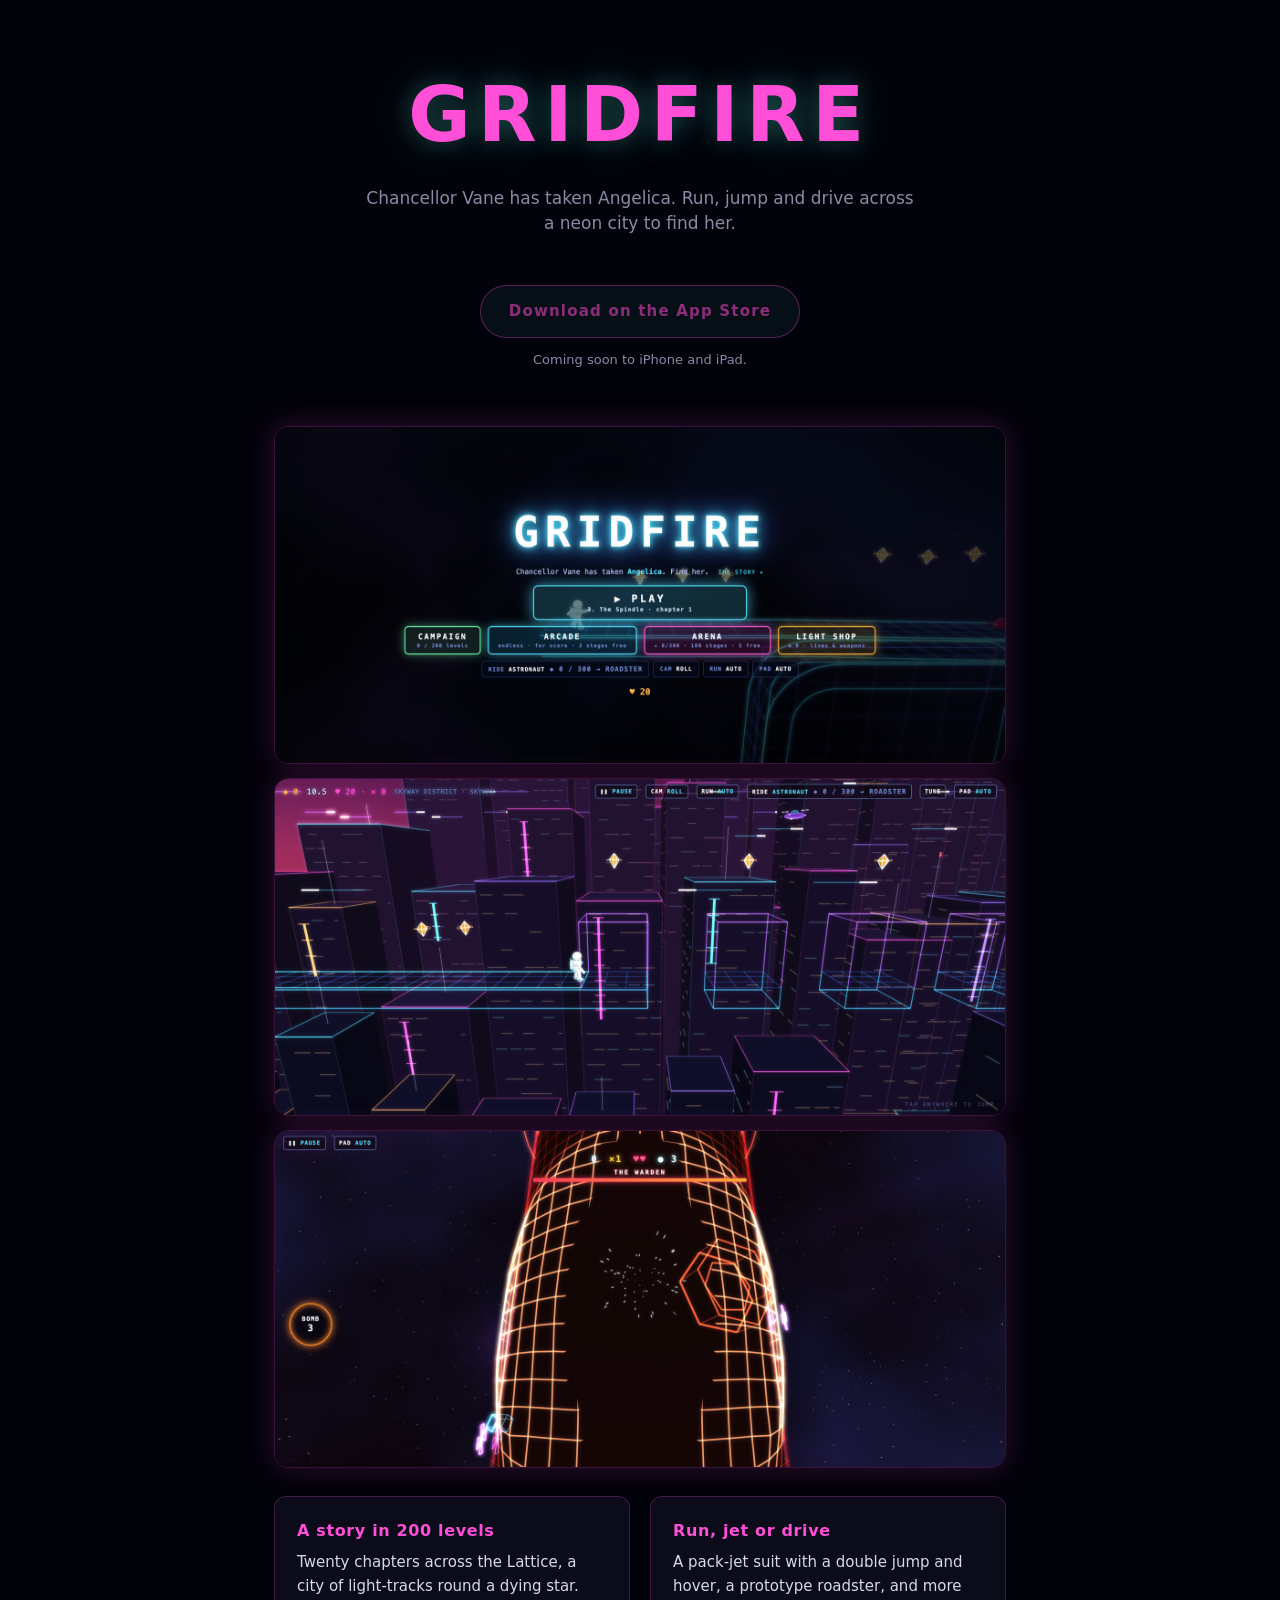
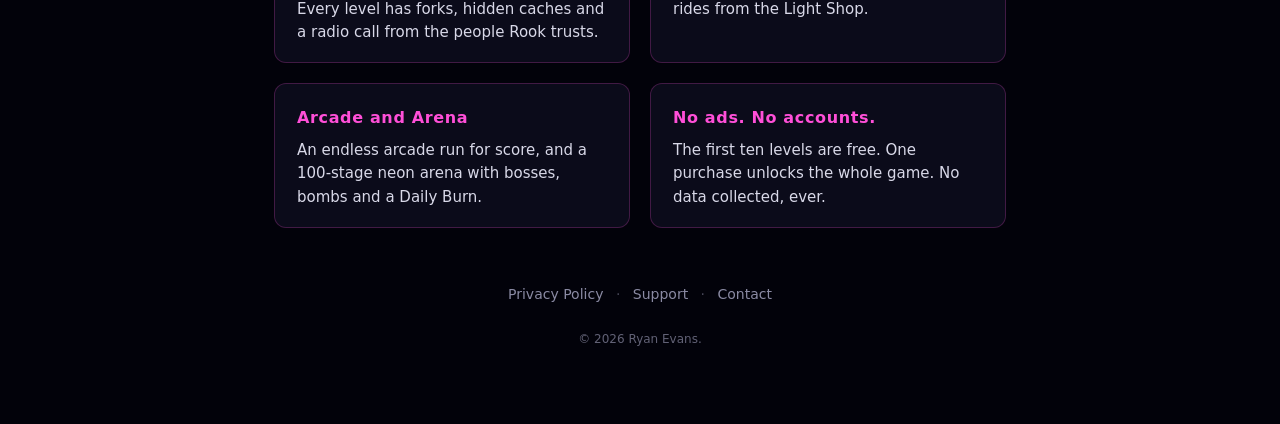
<file: index.html>
<!DOCTYPE html>
<html lang="en">
<head>
<meta charset="UTF-8">
<meta name="viewport" content="width=device-width, initial-scale=1, viewport-fit=cover">
<meta name="theme-color" content="#02020a">
<meta name="description" content="GridFire — a neon platformer adventure for iPhone and iPad. 200 story levels, an endless arcade and a 100-stage arena. No ads. No data collection.">
<meta property="og:title" content="GridFire">
<meta property="og:description" content="Run, jump and drive across a neon city to find Princess Angelica. 200 story levels, an endless arcade and a 100-stage arena.">
<meta property="og:type" content="website">
<title>GridFire — Neon Platformer Adventure</title>
<link rel="icon" type="image/png" href="favicon.png">
<link rel="apple-touch-icon" href="apple-touch-icon.png">
<link rel="stylesheet" href="styles.css">
</head>
<body>
<div class="starfield"></div>
<main>
  <header>
    <h1>GRIDFIRE</h1>
    <p class="tag">Chancellor Vane has taken Angelica. Run, jump and drive across a neon city to find her.</p>
  </header>

  <section class="cta">
    <a class="btn primary" href="#" rel="noopener" aria-disabled="true">Download on the App Store</a>
    <p class="cta-note">Coming soon to iPhone and iPad.</p>
  </section>

  <section class="shots">
    <img src="shot-01-title.jpg" alt="The Gridfire title screen: campaign, arcade, arena and light shop" loading="lazy">
    <img src="shot-02-run.jpg" alt="An astronaut running along a neon light-track between city towers" loading="lazy">
    <img src="shot-03-arena.jpg" alt="An arena boss fight on a glowing orange grid" loading="lazy">
  </section>

  <section class="features">
    <div class="feature">
      <h3>A story in 200 levels</h3>
      <p>Twenty chapters across the Lattice, a city of light-tracks round a dying star. Every level has forks, hidden caches and a radio call from the people Rook trusts.</p>
    </div>
    <div class="feature">
      <h3>Run, jet or drive</h3>
      <p>A pack-jet suit with a double jump and hover, a prototype roadster, and more rides from the Light Shop.</p>
    </div>
    <div class="feature">
      <h3>Arcade and Arena</h3>
      <p>An endless arcade run for score, and a 100-stage neon arena with bosses, bombs and a Daily Burn.</p>
    </div>
    <div class="feature">
      <h3>No ads. No accounts.</h3>
      <p>The first ten levels are free. One purchase unlocks the whole game. No data collected, ever.</p>
    </div>
  </section>

  <nav class="links">
    <a href="privacy.html">Privacy Policy</a>
    <span class="sep">·</span>
    <a href="support.html">Support</a>
    <span class="sep">·</span>
    <a href="mailto:ryanevans23@gmail.com">Contact</a>
  </nav>

  <footer>
    <p>&copy; <span id="year">2026</span> Ryan Evans.</p>
  </footer>
</main>
<script>document.getElementById('year').textContent = new Date().getFullYear();</script>
</body>
</html>
</file>
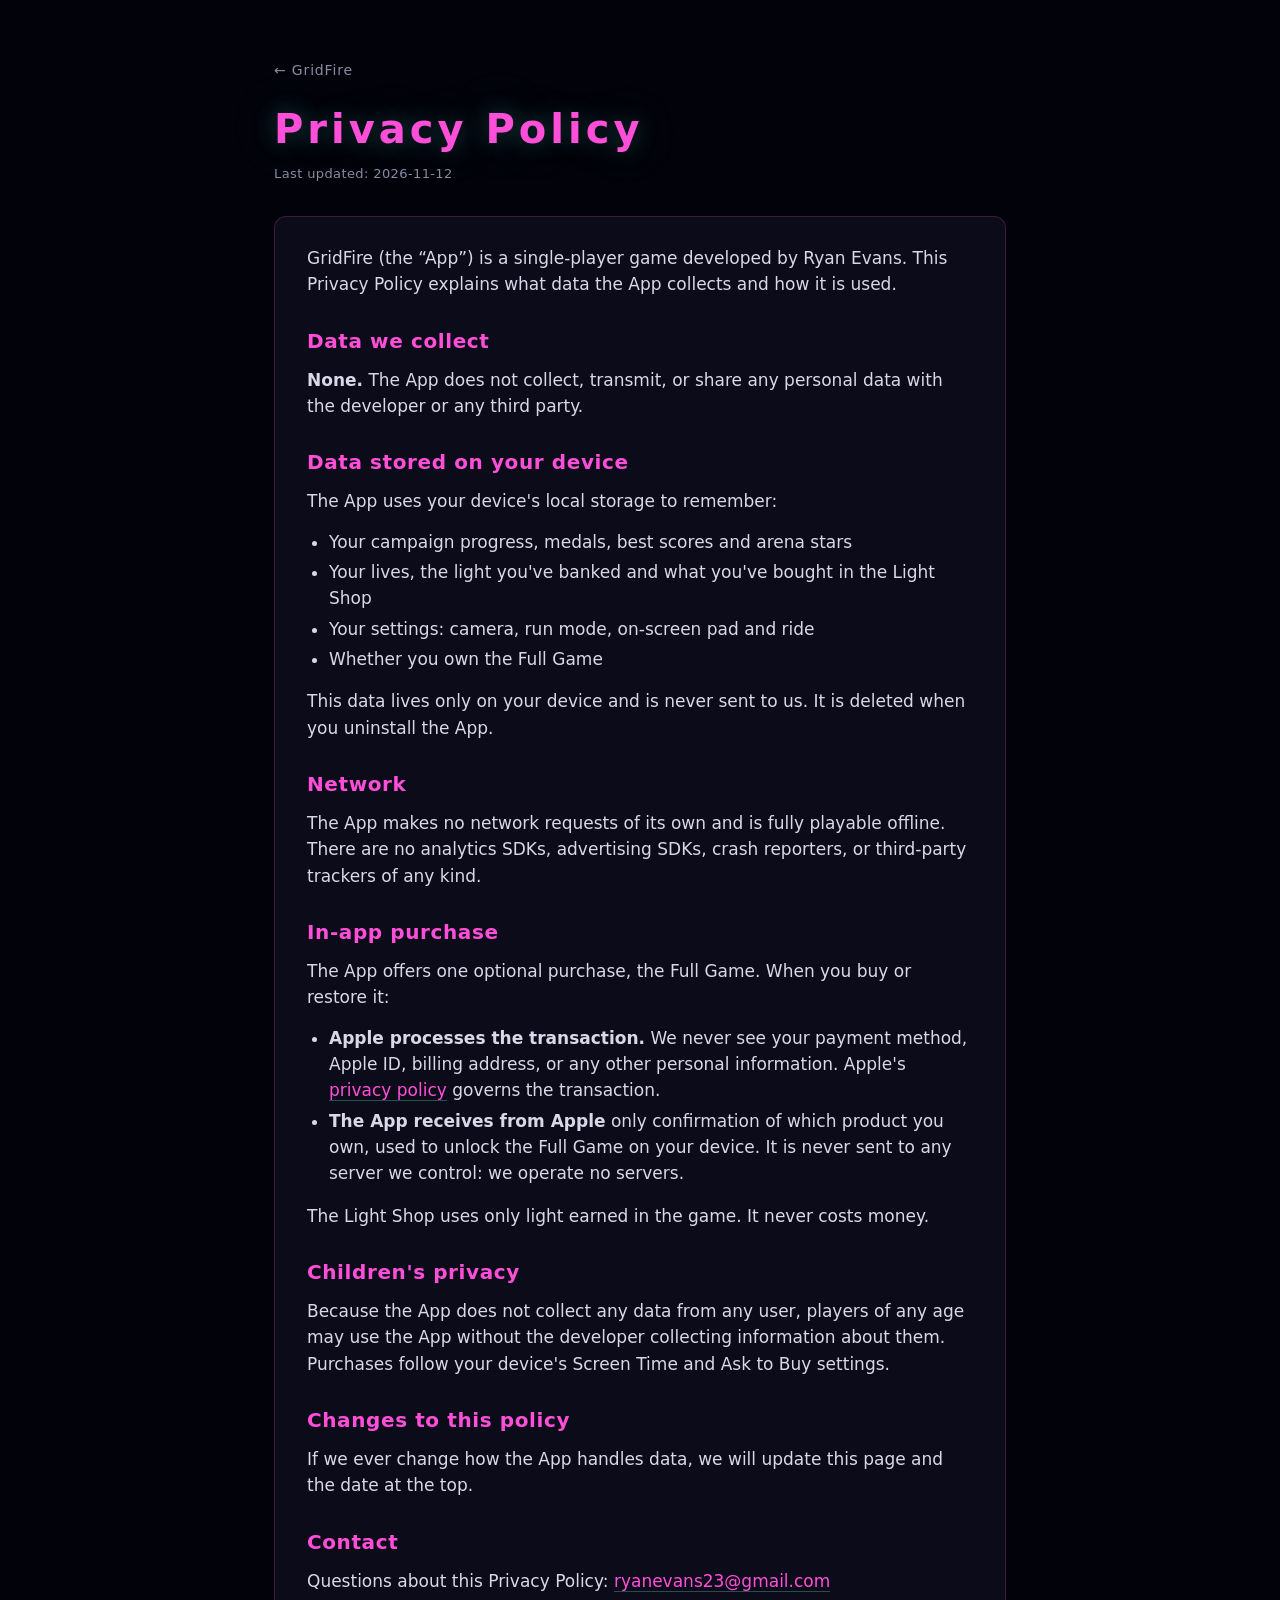
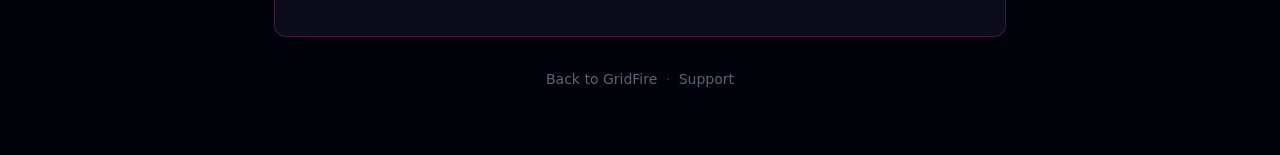
<file: privacy.html>
<!DOCTYPE html>
<html lang="en">
<head>
<meta charset="UTF-8">
<meta name="viewport" content="width=device-width, initial-scale=1, viewport-fit=cover">
<meta name="theme-color" content="#02020a">
<meta name="description" content="GridFire privacy policy. The app collects no personal data and contains no analytics, advertising or tracking SDKs.">
<title>Privacy Policy — GridFire</title>
<link rel="icon" type="image/png" href="favicon.png">
<link rel="apple-touch-icon" href="apple-touch-icon.png">
<link rel="stylesheet" href="styles.css">
</head>
<body>
<div class="starfield"></div>
<main class="doc">
  <header class="doc-header">
    <a class="back" href="index.html">← GridFire</a>
    <h1>Privacy Policy</h1>
    <p class="updated">Last updated: 2026-11-12</p>
  </header>

  <article>
    <p>GridFire (the &ldquo;App&rdquo;) is a single-player game developed by Ryan
    Evans. This Privacy Policy explains what data the App collects and how it is
    used.</p>

    <h2>Data we collect</h2>
    <p><strong>None.</strong> The App does not collect, transmit, or share any
    personal data with the developer or any third party.</p>

    <h2>Data stored on your device</h2>
    <p>The App uses your device's local storage to remember:</p>
    <ul>
      <li>Your campaign progress, medals, best scores and arena stars</li>
      <li>Your lives, the light you've banked and what you've bought in the Light Shop</li>
      <li>Your settings: camera, run mode, on-screen pad and ride</li>
      <li>Whether you own the Full Game</li>
    </ul>
    <p>This data lives only on your device and is never sent to us. It is
    deleted when you uninstall the App.</p>

    <h2>Network</h2>
    <p>The App makes no network requests of its own and is fully playable
    offline. There are no analytics SDKs, advertising SDKs, crash reporters, or
    third-party trackers of any kind.</p>

    <h2>In-app purchase</h2>
    <p>The App offers one optional purchase, the Full Game. When you buy or
    restore it:</p>
    <ul>
      <li><strong>Apple processes the transaction.</strong> We never see your
      payment method, Apple ID, billing address, or any other personal
      information. Apple's <a href="https://www.apple.com/legal/privacy/">privacy
      policy</a> governs the transaction.</li>
      <li><strong>The App receives from Apple</strong> only confirmation of which
      product you own, used to unlock the Full Game on your device. It is never
      sent to any server we control: we operate no servers.</li>
    </ul>
    <p>The Light Shop uses only light earned in the game. It never costs money.</p>

    <h2>Children's privacy</h2>
    <p>Because the App does not collect any data from any user, players of any
    age may use the App without the developer collecting information about
    them. Purchases follow your device's Screen Time and Ask to Buy settings.</p>

    <h2>Changes to this policy</h2>
    <p>If we ever change how the App handles data, we will update this page and
    the date at the top.</p>

    <h2>Contact</h2>
    <p>Questions about this Privacy Policy:
    <a href="mailto:ryanevans23@gmail.com">ryanevans23@gmail.com</a></p>
  </article>

  <footer class="doc-footer">
    <a href="index.html">Back to GridFire</a>
    <span class="sep">·</span>
    <a href="support.html">Support</a>
  </footer>
</main>
</body>
</html>
</file>
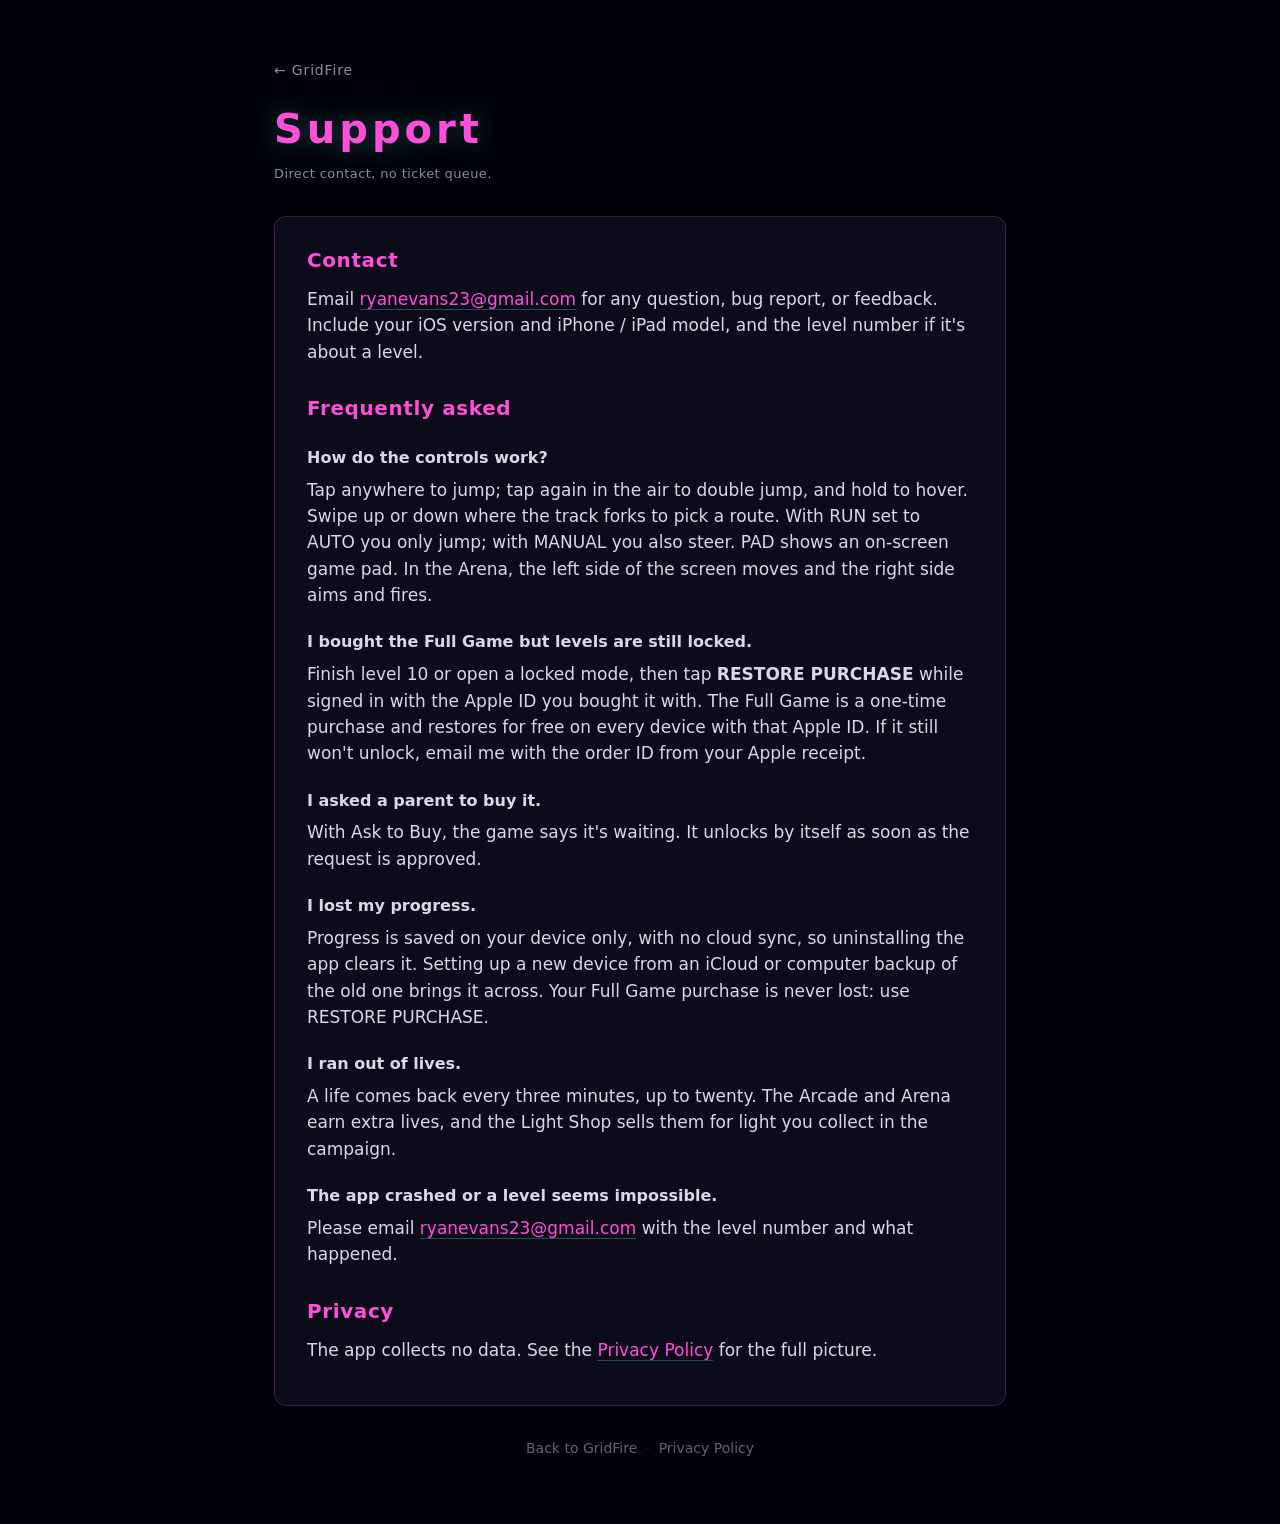
<file: support.html>
<!DOCTYPE html>
<html lang="en">
<head>
<meta charset="UTF-8">
<meta name="viewport" content="width=device-width, initial-scale=1, viewport-fit=cover">
<meta name="theme-color" content="#02020a">
<meta name="description" content="GridFire support: how to reach the developer, troubleshooting tips, and frequently asked questions.">
<title>Support — GridFire</title>
<link rel="icon" type="image/png" href="favicon.png">
<link rel="apple-touch-icon" href="apple-touch-icon.png">
<link rel="stylesheet" href="styles.css">
</head>
<body>
<div class="starfield"></div>
<main class="doc">
  <header class="doc-header">
    <a class="back" href="index.html">← GridFire</a>
    <h1>Support</h1>
    <p class="updated">Direct contact, no ticket queue.</p>
  </header>

  <article>
    <h2>Contact</h2>
    <p>Email <a href="mailto:ryanevans23@gmail.com">ryanevans23@gmail.com</a> for any
    question, bug report, or feedback. Include your iOS version and iPhone /
    iPad model, and the level number if it's about a level.</p>

    <h2>Frequently asked</h2>

    <h3>How do the controls work?</h3>
    <p>Tap anywhere to jump; tap again in the air to double jump, and hold to
    hover. Swipe up or down where the track forks to pick a route. With RUN set
    to AUTO you only jump; with MANUAL you also steer. PAD shows an on-screen
    game pad. In the Arena, the left side of the screen moves and the right side
    aims and fires.</p>

    <h3>I bought the Full Game but levels are still locked.</h3>
    <p>Finish level 10 or open a locked mode, then tap
    <strong>RESTORE PURCHASE</strong> while signed in with the Apple ID you
    bought it with. The Full Game is a one-time purchase and restores for free
    on every device with that Apple ID. If it still won't unlock, email me with
    the order ID from your Apple receipt.</p>

    <h3>I asked a parent to buy it.</h3>
    <p>With Ask to Buy, the game says it's waiting. It unlocks by itself as
    soon as the request is approved.</p>

    <h3>I lost my progress.</h3>
    <p>Progress is saved on your device only, with no cloud sync, so uninstalling
    the app clears it. Setting up a new device from an iCloud or computer backup
    of the old one brings it across. Your Full Game purchase is never lost: use
    RESTORE PURCHASE.</p>

    <h3>I ran out of lives.</h3>
    <p>A life comes back every three minutes, up to twenty. The Arcade and Arena
    earn extra lives, and the Light Shop sells them for light you collect in the
    campaign.</p>

    <h3>The app crashed or a level seems impossible.</h3>
    <p>Please email <a href="mailto:ryanevans23@gmail.com">ryanevans23@gmail.com</a>
    with the level number and what happened.</p>

    <h2>Privacy</h2>
    <p>The app collects no data. See the <a href="privacy.html">Privacy Policy</a>
    for the full picture.</p>
  </article>

  <footer class="doc-footer">
    <a href="index.html">Back to GridFire</a>
    <span class="sep">·</span>
    <a href="privacy.html">Privacy Policy</a>
  </footer>
</main>
</body>
</html>
</file>
<file: styles.css>
/* Gridburn — landing + privacy + support pages
   Visual language matches the in-app palette: deep-space background, magenta
   accent (#ff4fd8), Bungee-influenced header treatment via system fonts.
   Single-file CSS, no build step. */

:root {
  --bg:        #02020a;
  --bg-card:   rgba(20, 20, 40, 0.55);
  --fg:        #d8d8e8;
  --fg-muted:  #8a8aa3;
  --accent:    #ff4fd8;
  --accent-dim: rgba(255, 79, 216, 0.6);
  --border:    rgba(255, 79, 216, 0.22);
  --max-w:     780px;
}

* { box-sizing: border-box; }

html, body {
  margin: 0;
  padding: 0;
  background: var(--bg);
  color: var(--fg);
  font-family: -apple-system, BlinkMacSystemFont, "Segoe UI", system-ui, sans-serif;
  font-size: 17px;
  line-height: 1.55;
  min-height: 100%;
  -webkit-font-smoothing: antialiased;
}

/* Procedural starfield via radial-gradients — pure CSS, no images */
.starfield {
  position: fixed;
  inset: 0;
  z-index: -2;
  background:
    radial-gradient(ellipse at 20% 30%, rgba(70, 40, 150, 0.18) 0%, transparent 55%),
    radial-gradient(ellipse at 78% 72%, rgba(190, 50, 110, 0.14) 0%, transparent 55%),
    radial-gradient(ellipse at 50% 50%, #0a0820 0%, #04030f 60%, #01010a 100%);
}
.starfield::before, .starfield::after {
  content: "";
  position: absolute;
  inset: 0;
  background-repeat: repeat;
  background-size: 200px 200px;
  pointer-events: none;
}
.starfield::before {
  background-image:
    radial-gradient(1px 1px at 12px 18px,  rgba(255,255,255,0.75), transparent),
    radial-gradient(1px 1px at 42px 92px,  rgba(255,255,255,0.55), transparent),
    radial-gradient(1px 1px at 75px 40px,  rgba(255,255,255,0.70), transparent),
    radial-gradient(1px 1px at 110px 130px, rgba(255,255,255,0.45), transparent),
    radial-gradient(1px 1px at 160px 60px, rgba(255,255,255,0.60), transparent),
    radial-gradient(1px 1px at 32px 168px, rgba(255,255,255,0.40), transparent),
    radial-gradient(1px 1px at 188px 192px, rgba(255,255,255,0.55), transparent);
  opacity: 0.85;
}
.starfield::after {
  background-image:
    radial-gradient(1.5px 1.5px at 55px 25px,  rgba(255,255,255,0.95), transparent),
    radial-gradient(1.5px 1.5px at 138px 105px, rgba(94,234,212,0.55), transparent),
    radial-gradient(1.5px 1.5px at 22px 110px, rgba(255,255,255,0.75), transparent);
  background-size: 320px 320px;
  opacity: 0.7;
}

main {
  max-width: var(--max-w);
  margin: 0 auto;
  padding: 56px 24px 64px;
  position: relative;
}
main.centered {
  display: flex;
  flex-direction: column;
  align-items: center;
  justify-content: center;
  min-height: calc(100vh - 32px);
  text-align: center;
}

/* Landing-page header */
header {
  text-align: center;
  margin-bottom: 48px;
}
h1 {
  font-size: clamp(40px, 9vw, 76px);
  margin: 0 0 12px 0;
  letter-spacing: 0.10em;
  color: var(--accent);
  text-shadow: 0 0 24px rgba(94,234,212,0.30), 0 0 64px rgba(94,234,212,0.18);
  font-weight: 800;
}
.tag {
  font-size: 17px;
  color: var(--fg-muted);
  max-width: 560px;
  margin: 0 auto;
  line-height: 1.5;
}

/* CTA section */
.cta {
  text-align: center;
  margin: 16px 0 56px;
}
.btn {
  display: inline-block;
  padding: 14px 28px;
  border-radius: 999px;
  font-weight: 700;
  letter-spacing: 0.08em;
  text-decoration: none;
  font-size: 15px;
  transition: background 0.15s, border-color 0.15s, transform 0.05s;
}
.btn.primary {
  background: rgba(94,234,212,0.10);
  border: 1px solid var(--accent-dim);
  color: var(--accent);
}
.btn.primary:hover {
  background: rgba(94,234,212,0.20);
  border-color: var(--accent);
}
.btn.primary[aria-disabled="true"] {
  opacity: 0.55;
  cursor: default;
}
.cta-note {
  margin: 12px 0 0 0;
  font-size: 13px;
  color: var(--fg-muted);
}

/* Feature grid */
.features {
  display: grid;
  grid-template-columns: 1fr 1fr;
  gap: 20px;
  margin: 0 0 56px 0;
}
.feature {
  background: var(--bg-card);
  border: 1px solid var(--border);
  border-radius: 12px;
  padding: 22px 22px 18px;
  backdrop-filter: blur(6px);
  -webkit-backdrop-filter: blur(6px);
}
.feature h3 {
  margin: 0 0 8px 0;
  font-size: 16px;
  color: var(--accent);
  letter-spacing: 0.04em;
}
.feature p {
  margin: 0;
  font-size: 15px;
  color: var(--fg);
  line-height: 1.55;
}

/* Document pages (privacy, support) */
.doc-header {
  text-align: left;
  margin-bottom: 32px;
}
.doc-header h1 {
  font-size: clamp(28px, 5vw, 40px);
  text-align: left;
  margin: 8px 0 4px 0;
}
.doc-header .updated {
  color: var(--fg-muted);
  font-size: 13px;
  margin: 0;
  letter-spacing: 0.03em;
}
.back {
  display: inline-block;
  color: var(--fg-muted);
  text-decoration: none;
  font-size: 14px;
  letter-spacing: 0.06em;
  margin-bottom: 8px;
}
.back:hover { color: var(--accent); }

article {
  background: var(--bg-card);
  border: 1px solid var(--border);
  border-radius: 12px;
  padding: 28px 32px;
  backdrop-filter: blur(6px);
  -webkit-backdrop-filter: blur(6px);
}
article h2 {
  font-size: 20px;
  margin: 28px 0 10px 0;
  color: var(--accent);
  letter-spacing: 0.03em;
}
article h2:first-child { margin-top: 0; }
article h3 {
  font-size: 16px;
  margin: 22px 0 6px 0;
  color: var(--fg);
}
article p { margin: 0 0 14px 0; }
article ul {
  margin: 0 0 16px 0;
  padding-left: 22px;
}
article li { margin: 4px 0; }
article a {
  color: var(--accent);
  text-decoration: none;
  border-bottom: 1px solid rgba(94,234,212,0.30);
  transition: border-color 0.15s;
}
article a:hover { border-color: var(--accent); }
article code {
  background: rgba(94,234,212,0.10);
  padding: 1px 6px;
  border-radius: 4px;
  font-size: 14px;
  color: var(--accent);
  font-family: ui-monospace, "SF Mono", Menlo, monospace;
}
article strong { color: var(--fg); }

.doc-footer {
  text-align: center;
  margin: 32px 0 0 0;
  font-size: 14px;
  color: var(--fg-muted);
}
.doc-footer a {
  color: var(--fg-muted);
  text-decoration: none;
  border-bottom: 1px solid transparent;
}
.doc-footer a:hover {
  color: var(--accent);
  border-color: var(--accent-dim);
}

/* Bottom links nav (landing page) */
.links {
  text-align: center;
  margin: 32px 0 16px;
  font-size: 14px;
}
.links a {
  color: var(--fg-muted);
  text-decoration: none;
  margin: 0 4px;
  border-bottom: 1px solid transparent;
  transition: color 0.15s, border-color 0.15s;
}
.links a:hover {
  color: var(--accent);
  border-color: var(--accent-dim);
}
.sep { color: var(--fg-muted); opacity: 0.5; margin: 0 4px; }

footer {
  text-align: center;
  margin-top: 24px;
  font-size: 12px;
  color: var(--fg-muted);
  opacity: 0.7;
}

/* 404 page */
.big-404 {
  font-size: clamp(80px, 18vw, 144px);
  letter-spacing: 0.04em;
  margin: 0 0 4px 0;
}

/* Mobile */
@media (max-width: 640px) {
  main { padding: 36px 18px 48px; }
  .features {
    grid-template-columns: 1fr;
    gap: 14px;
  }
  .feature { padding: 18px 18px 14px; }
  article { padding: 22px 20px; }
}

/* Reduced-motion respect (starfield ::before/::after are static, but
   keeping this clean for any future animations) */
@media (prefers-reduced-motion: reduce) {
  * { animation: none !important; transition: none !important; }
}

/* Gridburn: store screenshots on the landing page */
.shots { display: grid; gap: 14px; margin: 28px 0; }
.shots img { width: 100%; height: auto; border-radius: 14px; border: 1px solid var(--border);
             box-shadow: 0 0 28px rgba(255, 79, 216, 0.18); }
</file>
